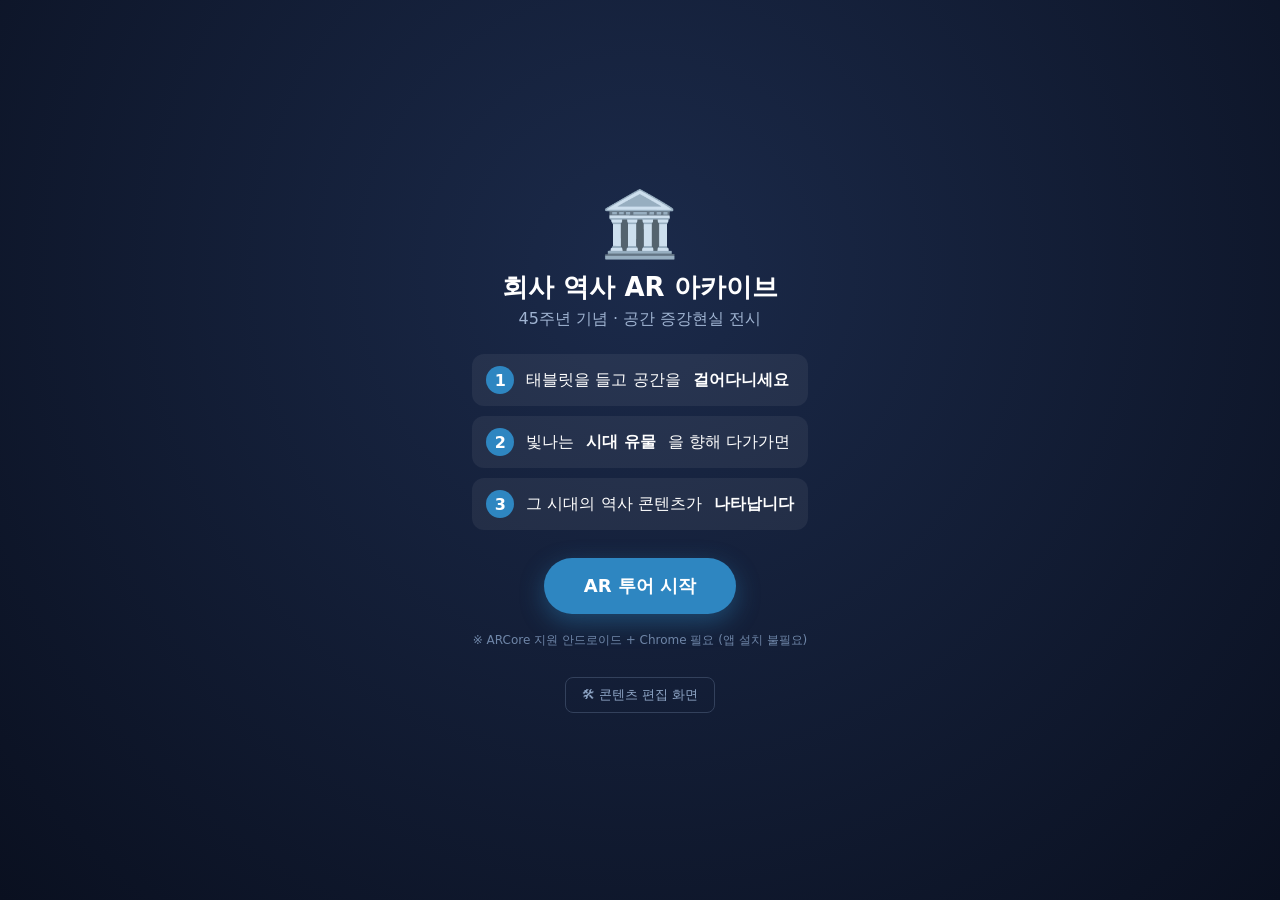
<file: index.html>
<!DOCTYPE html>
<html lang="ko">
<head>
  <meta charset="utf-8">
  <meta name="viewport" content="width=device-width, initial-scale=1, maximum-scale=1, user-scalable=no">
  <title>회사 역사 AR 아카이브</title>
  <link rel="stylesheet" href="css/style.css">
</head>
<body class="onboarding">
  <main id="intro">
    <div class="logo">🏛️</div>
    <h1>회사 역사 AR 아카이브</h1>
    <p class="subtitle">45주년 기념 · 공간 증강현실 전시</p>

    <ul class="steps">
      <li><span>1</span> 태블릿을 들고 공간을 <b>걸어다니세요</b></li>
      <li><span>2</span> 빛나는 <b>시대 유물</b>을 향해 다가가면</li>
      <li><span>3</span> 그 시대의 역사 콘텐츠가 <b>나타납니다</b></li>
    </ul>

    <a class="start-btn" href="ar.html">AR 투어 시작</a>
    <p class="note">※ ARCore 지원 안드로이드 + Chrome 필요 (앱 설치 불필요)</p>
    <a class="edit-link" href="admin.html">🛠 콘텐츠 편집 화면</a>
  </main>
</body>
</html>
</file>
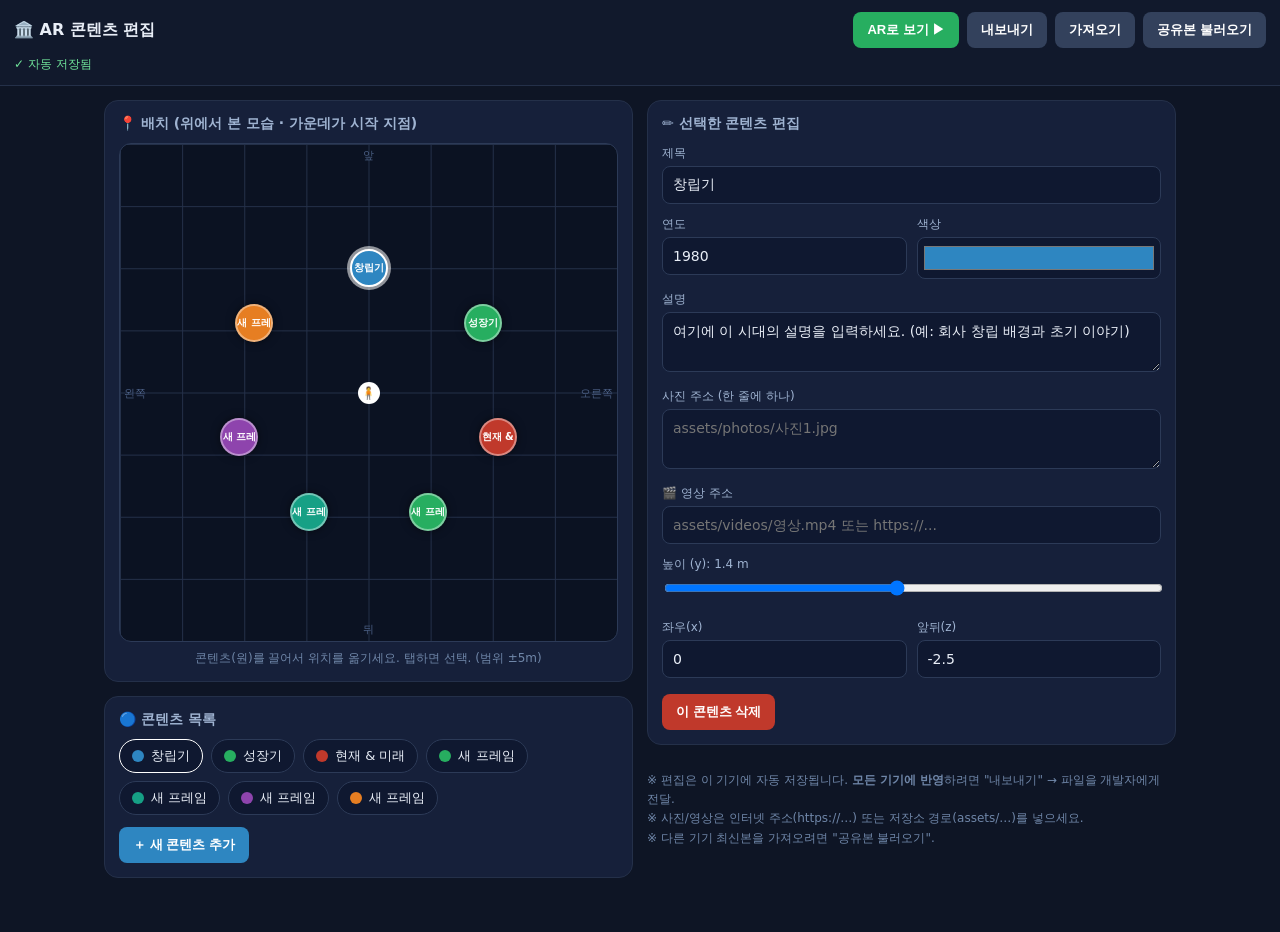
<file: admin.html>
<!DOCTYPE html>
<html lang="ko">
<head>
  <meta charset="utf-8">
  <meta name="viewport" content="width=device-width, initial-scale=1, maximum-scale=1, user-scalable=no">
  <title>AR 아카이브 편집</title>
  <script src="js/data-store.js"></script>
  <style>
    * { box-sizing: border-box; -webkit-tap-highlight-color: transparent; }
    body { margin: 0; font-family: "Noto Sans KR", system-ui, sans-serif; background: #0e1525; color: #e9eef7; padding-bottom: 40px; }
    header { position: sticky; top: 0; z-index: 5; background: #11192c; padding: 12px 14px;
             display: flex; flex-wrap: wrap; gap: 8px; align-items: center; border-bottom: 1px solid #243049; }
    header h1 { font-size: 16px; margin: 0; flex: 1 1 auto; }
    .btn { border: 0; border-radius: 8px; padding: 9px 14px; font-size: 13px; font-weight: 700; color: #fff; background: #2E86C1; }
    .btn.gray { background: #33415c; } .btn.green { background: #27AE60; }
    .saved { font-size: 12px; color: #6fe39a; flex: 1 1 100%; }

    .layout { display: grid; grid-template-columns: 1fr 1fr; gap: 14px; padding: 14px; max-width: 1100px; margin: 0 auto; align-items: start; }
    @media (max-width: 760px) { .layout { grid-template-columns: 1fr; } }
    .col { display: flex; flex-direction: column; gap: 14px; }
    .card { background: #16203a; border: 1px solid #243049; border-radius: 14px; padding: 14px; }
    .card h2 { font-size: 14px; margin: 0 0 10px; color: #9fb3d1; }

    #map { position: relative; width: 100%; aspect-ratio: 1/1;
           background: linear-gradient(#243049 1px, transparent 1px) 0 0/100% 12.5%,
                       linear-gradient(90deg, #243049 1px, transparent 1px) 0 0/12.5% 100%, #0b1222;
           border: 1px solid #2c3a57; border-radius: 12px; touch-action: none; overflow: hidden; }
    #map .center { position: absolute; left: 50%; top: 50%; transform: translate(-50%,-50%); width: 22px; height: 22px;
                   border-radius: 50%; background: #fff; display: grid; place-items: center; font-size: 12px; pointer-events: none; }
    #map .axis { position: absolute; color: #4a5e83; font-size: 11px; pointer-events: none; }
    #map .ax-f { top: 4px; left: 50%; transform: translateX(-50%); } #map .ax-b { bottom: 4px; left: 50%; transform: translateX(-50%); }
    #map .ax-l { left: 4px; top: 50%; transform: translateY(-50%); } #map .ax-r { right: 4px; top: 50%; transform: translateY(-50%); }
    .dot { position: absolute; width: 38px; height: 38px; border-radius: 50%; transform: translate(-50%,-50%);
           display: grid; place-items: center; font-size: 10px; font-weight: 700; color: #fff;
           border: 2px solid rgba(255,255,255,.4); box-shadow: 0 0 8px rgba(0,0,0,.5); pointer-events: none; }
    .dot.sel { border-color: #fff; box-shadow: 0 0 0 3px rgba(255,255,255,.55); }
    .hint { color: #6f86a8; font-size: 12px; text-align: center; margin: 8px 0 0; }

    .chips { display: flex; flex-wrap: wrap; gap: 8px; }
    .chip { border: 1px solid #2c3a57; border-radius: 999px; padding: 7px 12px; font-size: 13px;
            display: flex; align-items: center; gap: 7px; background: #0f1830; }
    .chip.sel { border-color: #fff; } .chip i { width: 12px; height: 12px; border-radius: 50%; display: inline-block; }

    label { display: block; font-size: 12px; color: #9fb3d1; margin: 12px 0 4px; }
    input, textarea { width: 100%; background: #0f1830; border: 1px solid #2c3a57; border-radius: 8px;
            color: #e9eef7; padding: 10px; font-size: 14px; font-family: inherit; }
    textarea { resize: vertical; min-height: 60px; }
    .row { display: flex; gap: 10px; } .row > div { flex: 1; }
    input[type=color] { padding: 4px; height: 42px; } input[type=range] { padding: 0; }
    .danger { background: #c0392b; } .muted { color: #6f86a8; font-size: 12px; line-height: 1.6; }
  </style>
</head>
<body>
  <header>
    <h1>🏛️ AR 콘텐츠 편집</h1>
    <button class="btn green" id="ar-link">AR로 보기 ▶</button>
    <button class="btn gray" id="export">내보내기</button>
    <button class="btn gray" id="import">가져오기</button>
    <button class="btn gray" id="pull">공유본 불러오기</button>
    <span class="saved" id="saved">✓ 자동 저장됨</span>
    <input type="file" id="file" accept="application/json" hidden>
  </header>

  <div class="layout">
    <div class="col">
      <div class="card">
        <h2>📍 배치 (위에서 본 모습 · 가운데가 시작 지점)</h2>
        <div id="map">
          <div class="center" title="시작 지점">🧍</div>
          <div class="axis ax-f">앞</div><div class="axis ax-b">뒤</div>
          <div class="axis ax-l">왼쪽</div><div class="axis ax-r">오른쪽</div>
        </div>
        <p class="hint">콘텐츠(원)를 끌어서 위치를 옮기세요. 탭하면 선택. (범위 ±5m)</p>
      </div>
      <div class="card">
        <h2>🔵 콘텐츠 목록</h2>
        <div class="chips" id="chips"></div>
        <button class="btn" id="add" style="margin-top:12px;">＋ 새 콘텐츠 추가</button>
      </div>
    </div>

    <div class="col">
      <div class="card">
        <h2>✏️ 선택한 콘텐츠 편집</h2>
        <div id="form"></div>
      </div>
      <p class="muted">
        ※ 편집은 이 기기에 자동 저장됩니다. <b>모든 기기에 반영</b>하려면 "내보내기" → 파일을 개발자에게 전달.<br>
        ※ 사진/영상은 인터넷 주소(https://…) 또는 저장소 경로(assets/…)를 넣으세요.<br>
        ※ 다른 기기 최신본을 가져오려면 "공유본 불러오기".
      </p>
    </div>
  </div>

  <script>
    var RANGE = 5, data = [], selId = null, dragE = null;
    var mapEl = document.getElementById('map');
    var chipsEl = document.getElementById('chips');
    var formEl = document.getElementById('form');
    var savedEl = document.getElementById('saved');

    function save() { Store.save(data); savedEl.textContent = '✓ 자동 저장됨'; }
    function sel() { return data.find(function (e) { return e.id === selId; }); }
    function esc(s) { return String(s == null ? '' : s).replace(/[&<>"]/g, function (c) {
      return { '&': '&amp;', '<': '&lt;', '>': '&gt;', '"': '&quot;' }[c]; }); }

    function xToPx(x) { return (x + RANGE) / (2 * RANGE) * mapEl.clientWidth; }
    function zToPy(z) { return (z + RANGE) / (2 * RANGE) * mapEl.clientHeight; }
    function pxToX(px) { return Math.max(-RANGE, Math.min(RANGE, px / mapEl.clientWidth * 2 * RANGE - RANGE)); }
    function pyToZ(py) { return Math.max(-RANGE, Math.min(RANGE, py / mapEl.clientHeight * 2 * RANGE - RANGE)); }

    function renderMap() {
      Array.prototype.slice.call(mapEl.querySelectorAll('.dot')).forEach(function (d) { d.remove(); });
      data.forEach(function (e) {
        if (e.x == null) e.x = 0; if (e.z == null) e.z = -2;
        var dot = document.createElement('div');
        dot.className = 'dot' + (e.id === selId ? ' sel' : '');
        dot.style.background = e.color; dot.style.left = xToPx(e.x) + 'px'; dot.style.top = zToPy(e.z) + 'px';
        dot.textContent = (e.title || '').slice(0, 4);
        mapEl.appendChild(dot);
      });
    }
    mapEl.addEventListener('pointerdown', function (ev) {
      var r = mapEl.getBoundingClientRect(), px = ev.clientX - r.left, py = ev.clientY - r.top, hit = null, best = 1e9;
      data.forEach(function (e) { var d = Math.hypot(xToPx(e.x) - px, zToPy(e.z) - py); if (d < 30 && d < best) { best = d; hit = e; } });
      if (!hit) return;
      dragE = hit; selId = hit.id; mapEl.setPointerCapture(ev.pointerId); renderAll();
    });
    mapEl.addEventListener('pointermove', function (ev) {
      if (!dragE) return;
      var r = mapEl.getBoundingClientRect();
      dragE.x = +pxToX(ev.clientX - r.left).toFixed(2); dragE.z = +pyToZ(ev.clientY - r.top).toFixed(2);
      renderMap();
      var xf = document.getElementById('f-x'), zf = document.getElementById('f-z');
      if (xf) xf.value = dragE.x; if (zf) zf.value = dragE.z;
    });
    function endDrag() { if (dragE) { dragE = null; save(); } }
    mapEl.addEventListener('pointerup', endDrag); mapEl.addEventListener('pointercancel', endDrag);

    function renderChips() {
      chipsEl.innerHTML = '';
      data.forEach(function (e) {
        var c = document.createElement('div');
        c.className = 'chip' + (e.id === selId ? ' sel' : '');
        c.innerHTML = '<i style="background:' + e.color + '"></i>' + esc(e.title || '(제목없음)');
        c.addEventListener('click', function () { selId = e.id; renderAll(); });
        chipsEl.appendChild(c);
      });
    }

    function renderForm() {
      var e = sel();
      if (!e) { formEl.innerHTML = '<p class="muted">콘텐츠를 추가하거나 선택하세요.</p>'; return; }
      formEl.innerHTML =
        '<label>제목</label><input id="f-title" value="' + esc(e.title) + '">' +
        '<div class="row"><div><label>연도</label><input id="f-year" value="' + esc(e.year) + '"></div>' +
        '<div><label>색상</label><input id="f-color" type="color" value="' + (e.color || '#2E86C1') + '"></div></div>' +
        '<label>설명</label><textarea id="f-text">' + esc(e.text) + '</textarea>' +
        '<label>사진 주소 (한 줄에 하나)</label><textarea id="f-images" placeholder="assets/photos/사진1.jpg">' + esc((e.images || []).join('\n')) + '</textarea>' +
        '<label>🎬 영상 주소</label><input id="f-video" value="' + esc(e.video) + '" placeholder="assets/videos/영상.mp4 또는 https://...">' +
        '<label>높이 (y): <span id="f-y-val">' + (e.y || 1.4) + '</span> m</label><input id="f-y" type="range" min="0" max="3" step="0.1" value="' + (e.y || 1.4) + '">' +
        '<div class="row" style="margin-top:6px;"><div><label>좌우(x)</label><input id="f-x" value="' + e.x + '" readonly></div><div><label>앞뒤(z)</label><input id="f-z" value="' + e.z + '" readonly></div></div>' +
        '<button class="btn danger" id="del" style="margin-top:16px;">이 콘텐츠 삭제</button>';
      bind('f-title', 'title', function () { renderChips(); renderMap(); });
      bind('f-year', 'year'); bind('f-text', 'text');
      bind('f-color', 'color', function () { renderMap(); renderChips(); });
      bind('f-video', 'video');
      document.getElementById('f-images').addEventListener('input', function () {
        e.images = this.value.split('\n').map(function (s) { return s.trim(); }).filter(Boolean); save();
      });
      document.getElementById('f-y').addEventListener('input', function () {
        e.y = +this.value; document.getElementById('f-y-val').textContent = e.y; save();
      });
      document.getElementById('del').addEventListener('click', function () {
        if (!confirm('"' + (e.title || '이 콘텐츠') + '" 을(를) 삭제할까요?')) return;
        data = data.filter(function (x) { return x.id !== e.id; });
        selId = data.length ? data[0].id : null; save(); renderAll();
      });
    }
    function bind(id, key, after) {
      var el = document.getElementById(id); if (!el) return;
      el.addEventListener('input', function () { var e = sel(); if (!e) return; e[key] = this.value; save(); if (after) after(); });
    }
    function renderAll() { renderMap(); renderChips(); renderForm(); }

    document.getElementById('add').addEventListener('click', function () {
      var e = Store.blank();
      // 새 콘텐츠는 시작점 주변에 흩어 배치 (겹침 방지)
      var n = data.length, ang = n * 0.9;
      e.x = +(Math.sin(ang) * 2).toFixed(2); e.z = +(-2 - Math.cos(ang)).toFixed(2);
      data.push(e); selId = e.id; save(); renderAll();
    });
    document.getElementById('ar-link').addEventListener('click', function () { location.href = 'ar.html'; });
    document.getElementById('export').addEventListener('click', function () {
      var blob = new Blob([JSON.stringify(data, null, 2)], { type: 'application/json' });
      var a = document.createElement('a'); a.href = URL.createObjectURL(blob); a.download = 'content.json'; a.click();
    });
    document.getElementById('import').addEventListener('click', function () { document.getElementById('file').click(); });
    document.getElementById('file').addEventListener('change', function (ev) {
      var f = ev.target.files[0]; if (!f) return;
      var r = new FileReader();
      r.onload = function () {
        try { var d = JSON.parse(r.result);
          if (Array.isArray(d)) { data = d; selId = data.length ? data[0].id : null; save(); renderAll(); alert('가져오기 완료'); }
          else alert('형식 오류'); } catch (e) { alert('JSON 읽기 실패: ' + e.message); }
      };
      r.readAsText(f);
    });
    document.getElementById('pull').addEventListener('click', function () {
      if (!confirm('저장소 공유본(content.json)을 불러옵니다. 이 기기 편집 내용은 덮어써집니다. 계속?')) return;
      fetch('content.json?v=' + Date.now()).then(function (r) { if (!r.ok) throw new Error('content.json 없음'); return r.json(); })
        .then(function (d) { if (!Array.isArray(d)) throw new Error('형식 오류');
          data = d; selId = data.length ? data[0].id : null; save(); renderAll(); alert('공유본 ' + d.length + '개 불러옴'); })
        .catch(function (e) { alert('불러오기 실패: ' + e.message); });
    });

    window.addEventListener('resize', renderMap);

    // 시작 시 공유본(content.json) → 로컬 → 기본값 순으로 로드
    (async function () {
      data = await Store.loadShared();
      selId = data.length ? data[0].id : null;
      renderAll();
      setTimeout(renderMap, 100);
    })();
  </script>
</body>
</html>
</file>
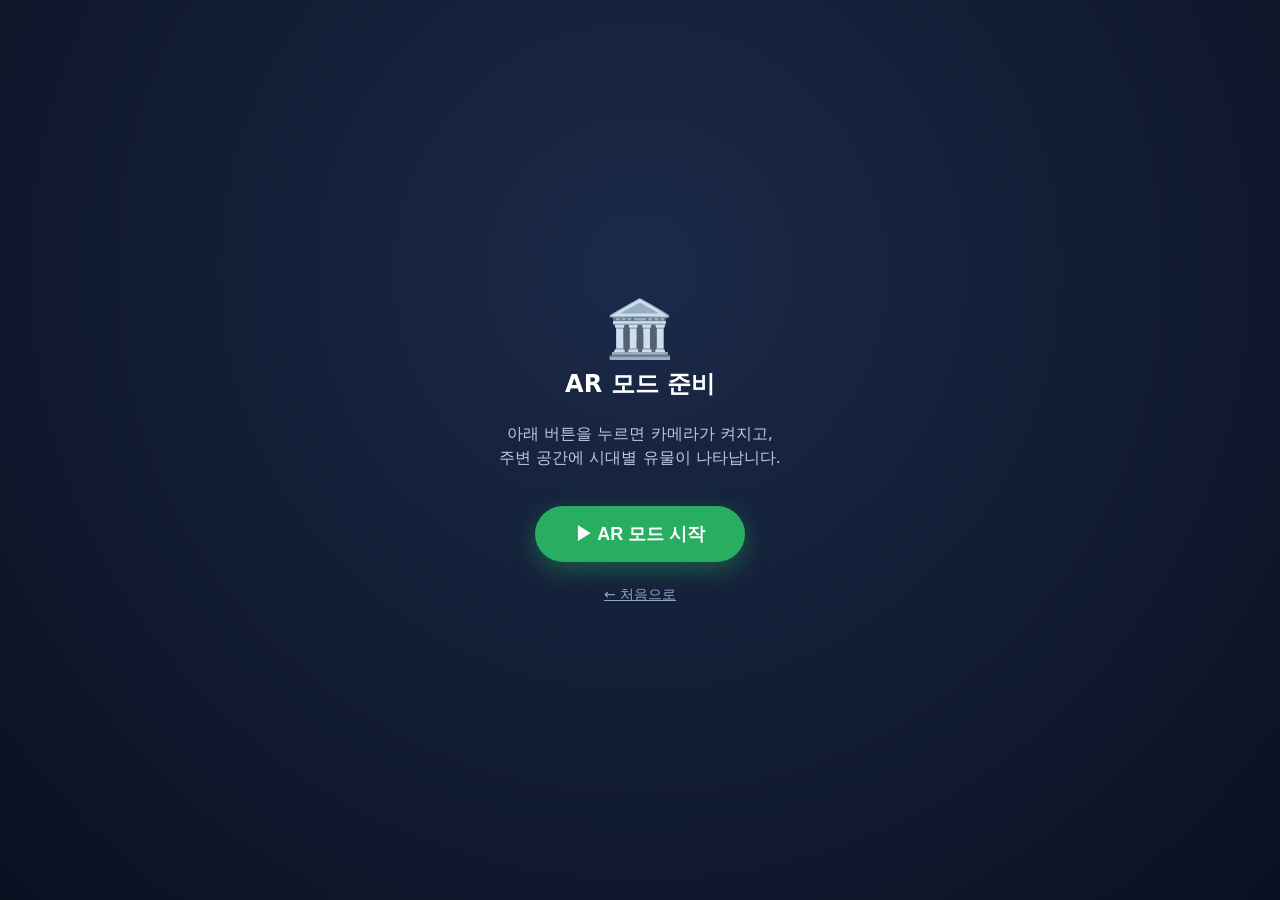
<file: ar-space.html>
<!DOCTYPE html>
<html lang="ko">
<head>
  <meta charset="utf-8">
  <meta name="viewport" content="width=device-width, initial-scale=1, maximum-scale=1, user-scalable=no">
  <title>AR 투어</title>
  <script src="js/debug.js"></script>
  <script src="js/data-store.js"></script>
  <script src="https://aframe.io/releases/1.6.0/aframe.min.js"></script>
  <link rel="stylesheet" href="css/style.css">
  <script src="js/archive-object.js"></script>
  <script src="js/spawner.js"></script>
  <script src="js/ui-overlay.js"></script>
  <script src="js/app.js"></script>
</head>
<body>
  <!-- ===== DOM 오버레이 UI (WebXR dom-overlay 로 카메라 위에 표시) ===== -->
  <div id="ui">
    <!-- 진입 전 화면 -->
    <section id="enter-screen">
      <div class="logo">🏛️</div>
      <h1>AR 모드 준비</h1>
      <p>아래 버튼을 누르면 카메라가 켜지고,<br>주변 공간에 시대별 유물이 나타납니다.</p>
      <button id="enter-ar-btn">▶ AR 모드 시작</button>
      <p id="unsupported" class="warn" hidden>
        ⚠ 이 기기/브라우저는 WebXR AR(ARCore)을 지원하지 않습니다.<br>
        ARCore 지원 안드로이드 + 최신 Chrome 에서 열어주세요.
      </p>
      <a class="back-link" href="index.html">← 처음으로</a>
    </section>

    <!-- 진입 후 HUD -->
    <header id="hud" hidden>
      <div id="pokedex">🏛️ 도감 <b><span id="found">0</span>/<span id="total">7</span></b></div>
      <div id="hint">🎯 유물을 가운데 조준점에 맞추고 화면을 탭하세요</div>
      <button id="reset-btn" aria-label="다시 시작">↻</button>
      <button id="exit-ar-btn" aria-label="AR 종료">✕</button>
    </header>

    <!-- 화면 중앙 조준점 -->
    <div id="reticle" hidden></div>

    <!-- 디버그 패널 (원인 추적용, 화면 하단) -->
    <div id="debug"></div>

    <!-- 발견 팝업 -->
    <div id="popup" class="popup-overlay" hidden>
      <div class="popup-card">
        <button class="popup-close" aria-label="닫기">✕</button>
        <div class="popup-body"></div>
      </div>
    </div>
  </div>

  <!-- ===== A-Frame WebXR AR 씬 ===== -->
  <a-scene
    app
    archive-spawner
    tap-picker
    webxr="optionalFeatures: dom-overlay, local-floor, hit-test, anchors; overlayElement: #ui"
    vr-mode-ui="enabled: false"
    device-orientation-permission-ui="enabled: false"
    loading-screen="enabled: false"
    renderer="colorManagement: true; antialias: true">

    <a-camera position="0 0 0"
              look-controls="enabled: false"
              wasd-controls="enabled: false"></a-camera>
  </a-scene>
</body>
</html>
</file>
<file: css/style.css>
/* ===== 공통 ===== */
* { box-sizing: border-box; -webkit-tap-highlight-color: transparent; }
html, body { margin: 0; height: 100%; font-family: "Noto Sans KR", system-ui, sans-serif; }

/* hidden 속성은 display 규칙보다 항상 우선 (팝업/HUD/시작화면 토글의 핵심) */
[hidden] { display: none !important; }

/* ===== 온보딩 (index.html) ===== */
body.onboarding {
  background: radial-gradient(circle at 50% 30%, #1b2a4a, #0a1020);
  color: #fff; display: flex; align-items: center; justify-content: center;
}
#intro { text-align: center; padding: 24px; max-width: 420px; }
#intro .logo { font-size: 64px; }
#intro h1 { font-size: 26px; margin: 8px 0 4px; }
#intro .subtitle { color: #9fb3d1; margin: 0 0 24px; }
#intro .steps { list-style: none; padding: 0; margin: 0 0 28px; text-align: left; }
#intro .steps li {
  display: flex; align-items: center; gap: 12px;
  background: rgba(255,255,255,.06); border-radius: 12px; padding: 12px 14px; margin-bottom: 10px;
}
#intro .steps li span {
  flex: none; width: 28px; height: 28px; border-radius: 50%;
  background: #2E86C1; display: grid; place-items: center; font-weight: 700;
}
.start-btn {
  display: inline-block; background: #2E86C1; color: #fff; text-decoration: none;
  font-size: 18px; font-weight: 700; padding: 16px 40px; border-radius: 999px;
  box-shadow: 0 8px 24px rgba(46,134,193,.4);
}
#intro .note { color: #6f86a8; font-size: 12px; margin-top: 18px; }
#intro .edit-link { display: inline-block; color: #8fa6c6; font-size: 13px; margin-top: 16px;
  border: 1px solid #33415c; border-radius: 8px; padding: 8px 16px; text-decoration: none; }

/* ===== AR DOM 오버레이 (ar.html) ===== */
#ui { position: fixed; inset: 0; pointer-events: none; z-index: 10; }
#ui button, #ui a, #ui .popup-card { pointer-events: auto; }

/* 진입 전 화면 */
#enter-screen {
  position: absolute; inset: 0; pointer-events: auto;
  background: radial-gradient(circle at 50% 30%, #1b2a4a, #0a1020);
  color: #fff; display: flex; flex-direction: column;
  align-items: center; justify-content: center; text-align: center; padding: 24px;
}
#enter-screen .logo { font-size: 56px; }
#enter-screen h1 { margin: 6px 0; }
#enter-screen p { color: #b9c8de; line-height: 1.5; }
#enter-ar-btn {
  margin-top: 20px; background: #27AE60; color: #fff; border: 0;
  font-size: 18px; font-weight: 700; padding: 16px 40px; border-radius: 999px;
  box-shadow: 0 8px 24px rgba(39,174,96,.4);
}
#enter-ar-btn:disabled { background: #555; box-shadow: none; }
#enter-screen .warn { color: #ffb4a8; font-size: 13px; margin-top: 16px; }
#enter-screen .back-link { color: #8fa6c6; margin-top: 24px; font-size: 14px; }

/* 진입 후 HUD */
#hud {
  position: absolute; top: 0; left: 0; right: 0;
  display: flex; align-items: center; gap: 10px; padding: 14px 16px;
}
#pokedex {
  background: rgba(0,0,0,.55); color: #fff; padding: 8px 14px; border-radius: 999px;
  font-size: 14px; backdrop-filter: blur(4px);
}
#pokedex b { color: #FFD700; }
#hint {
  flex: 1; text-align: center; color: #fff; font-size: 13px;
  text-shadow: 0 1px 4px rgba(0,0,0,.8);
}
#exit-ar-btn, #reset-btn {
  flex: none; width: 40px; height: 40px; border-radius: 50%; border: 0;
  background: rgba(0,0,0,.55); color: #fff; font-size: 18px;
}

/* 화면 중앙 조준점 */
#reticle {
  position: absolute; left: 50%; top: 50%; transform: translate(-50%,-50%);
  width: 44px; height: 44px; border-radius: 50%;
  border: 2px solid rgba(255,255,255,.9); box-shadow: 0 0 6px rgba(0,0,0,.6);
  pointer-events: none; z-index: 15;
}
#reticle::after {
  content: ''; position: absolute; left: 50%; top: 50%; transform: translate(-50%,-50%);
  width: 6px; height: 6px; border-radius: 50%; background: rgba(255,255,255,.9);
}

/* 발견 팝업 */
.popup-overlay {
  position: absolute; inset: 0; z-index: 20;
  background: rgba(0,0,0,.78); display: flex; align-items: center; justify-content: center;
  padding: 20px;
}
.popup-card {
  position: relative; background: #fff; color: #222; border-radius: 18px;
  max-width: 92vw; width: 360px; max-height: 84vh; overflow-y: auto; padding: 22px;
  animation: pop .25s ease;
}
@keyframes pop { from { transform: scale(.85); opacity: 0; } to { transform: scale(1); opacity: 1; } }
.popup-close {
  position: absolute; top: 10px; right: 10px; width: 40px; height: 40px;
  border: 0; border-radius: 50%; background: #eee; font-size: 18px;
}
.popup-body .badge {
  display: inline-block; background: #2E86C1; color: #fff;
  padding: 6px 14px; border-radius: 999px; font-weight: 700; font-size: 14px;
}
.popup-body .badge.gold { background: #E6A700; }
.popup-body h2 { margin: 12px 0; }
.popup-body h2 small { color: #888; font-size: 15px; font-weight: 400; }
.popup-body .ph-photo {
  height: 160px; border-radius: 12px; margin: 6px 0 14px;
  display: grid; place-items: center; color: rgba(255,255,255,.85); font-weight: 700;
}
.popup-body .ph-photo.gold { background: #E6A700; }
.popup-body p { line-height: 1.6; color: #444; }
.popup-body .c-img,
.popup-body .c-vid { width: 100%; border-radius: 12px; margin: 6px 0 10px; display: block; }

/* A-Frame 기본 UI 강제 제거 (흰 VR 버튼 / 권한 모달 등) */
.a-enter-vr, .a-enter-ar,
.a-enter-vr-button, .a-enter-ar-button,
.a-orientation-modal, .a-modal {
  display: none !important;
}

/* 디버그 패널 */
#debug {
  position: absolute; left: 0; right: 0; bottom: 0; z-index: 30;
  max-height: 42%; overflow-y: auto; pointer-events: none;
  background: rgba(0,0,0,.72); color: #2ecc71;
  font: 12px/1.5 ui-monospace, monospace; padding: 8px 10px;
  white-space: pre-wrap; word-break: break-all;
}
#debug:empty { display: none; }
</file>
